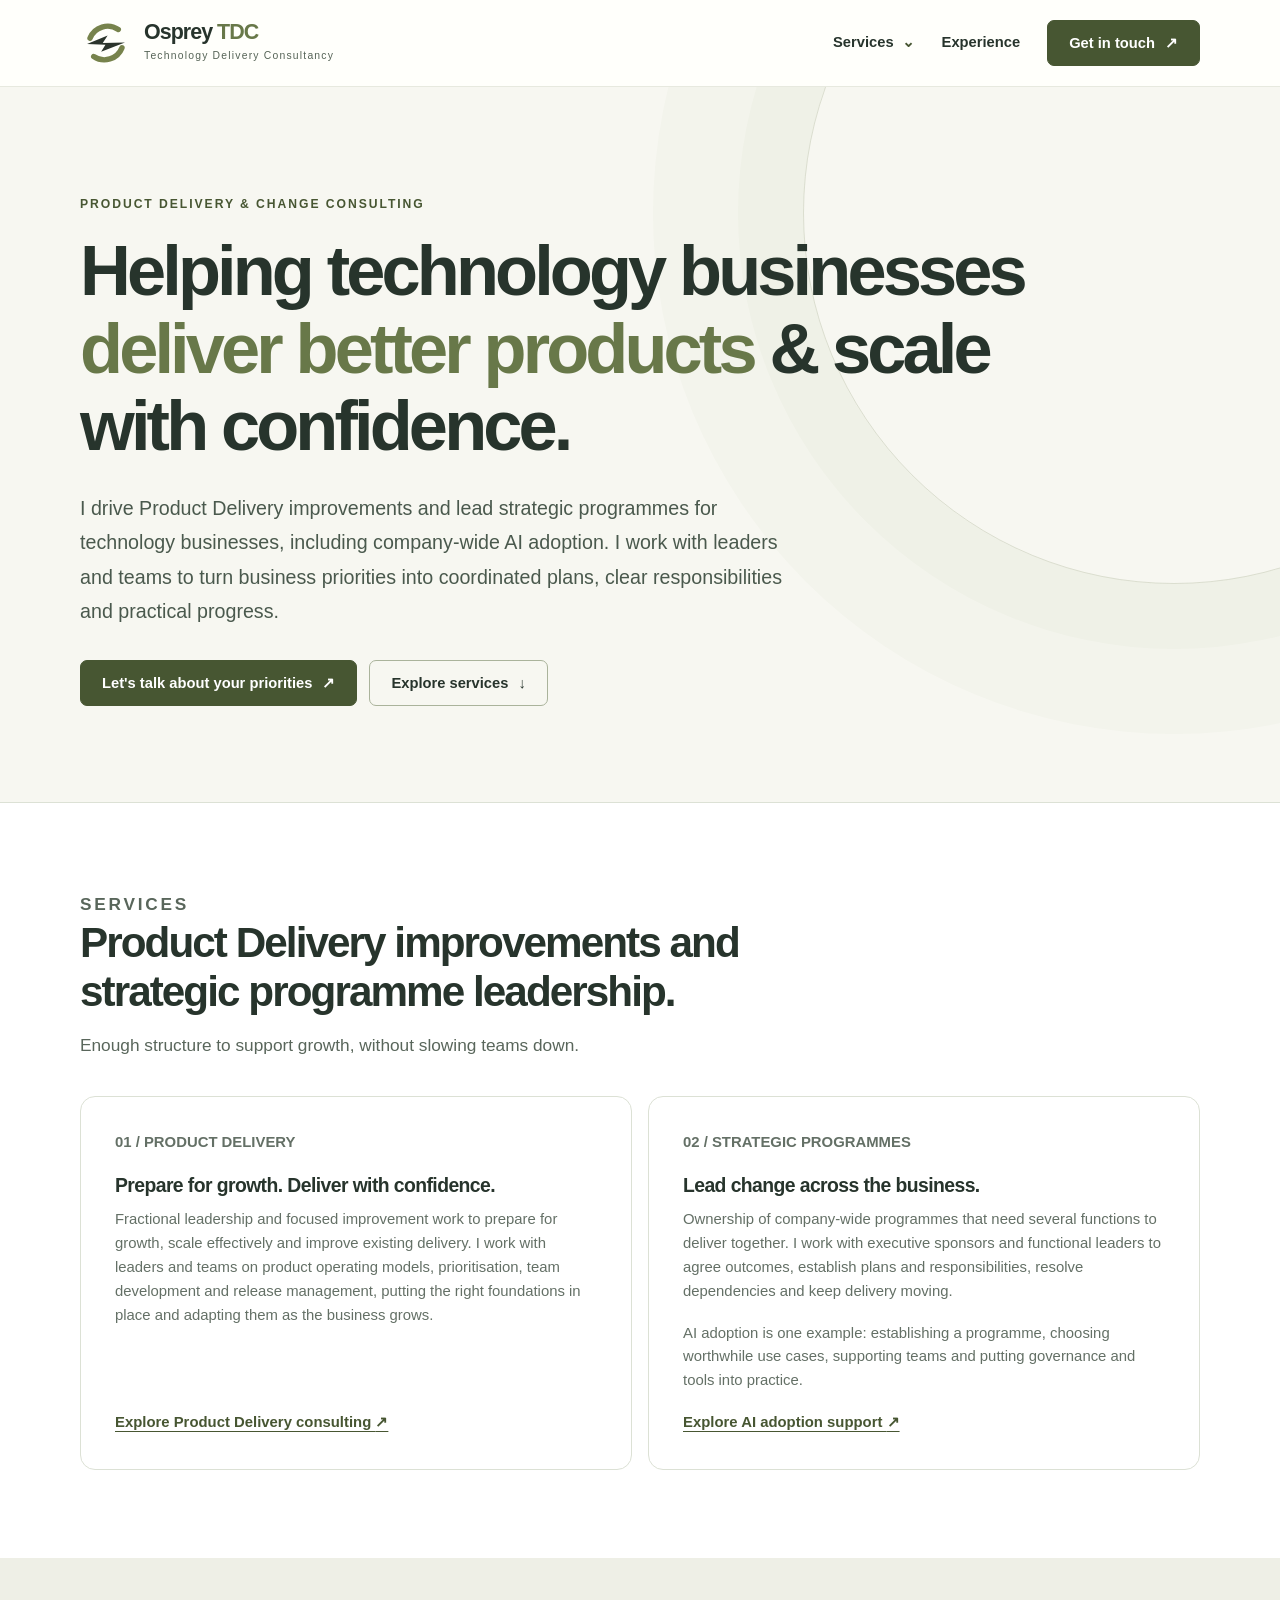
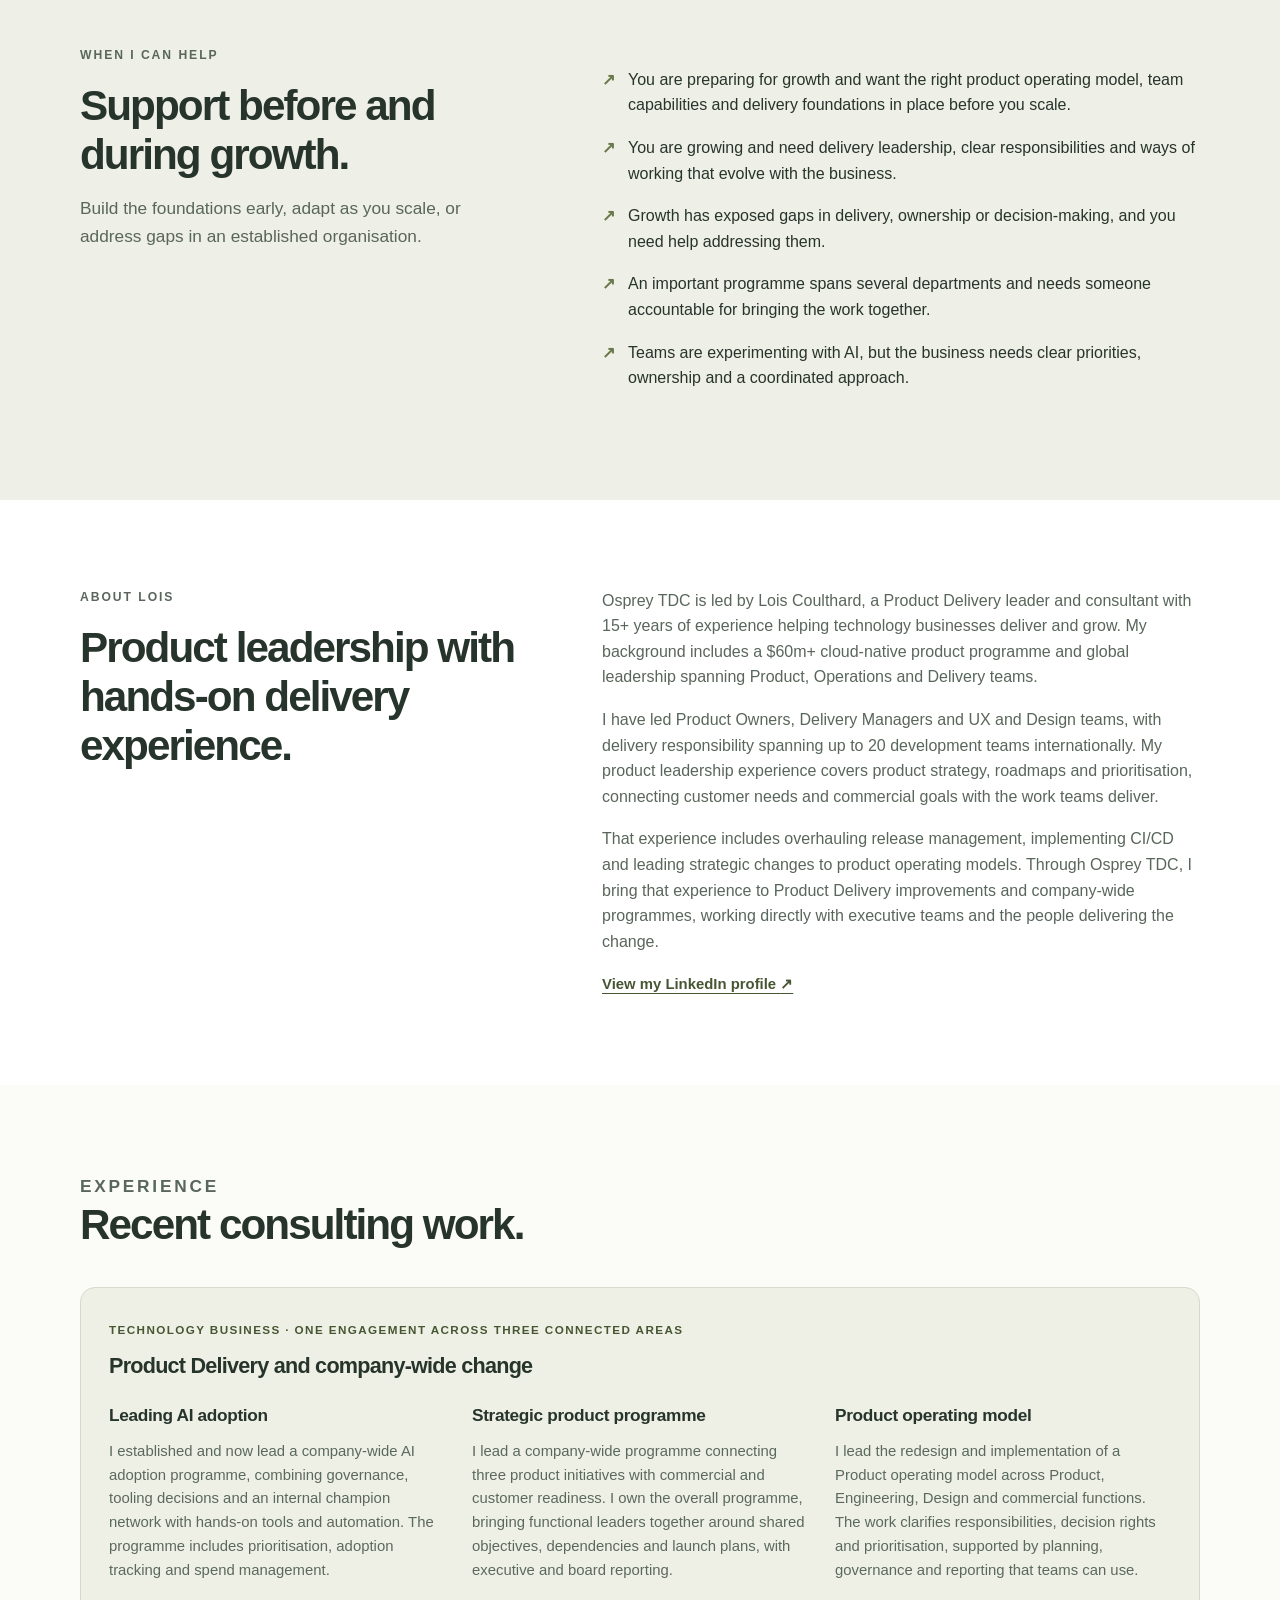
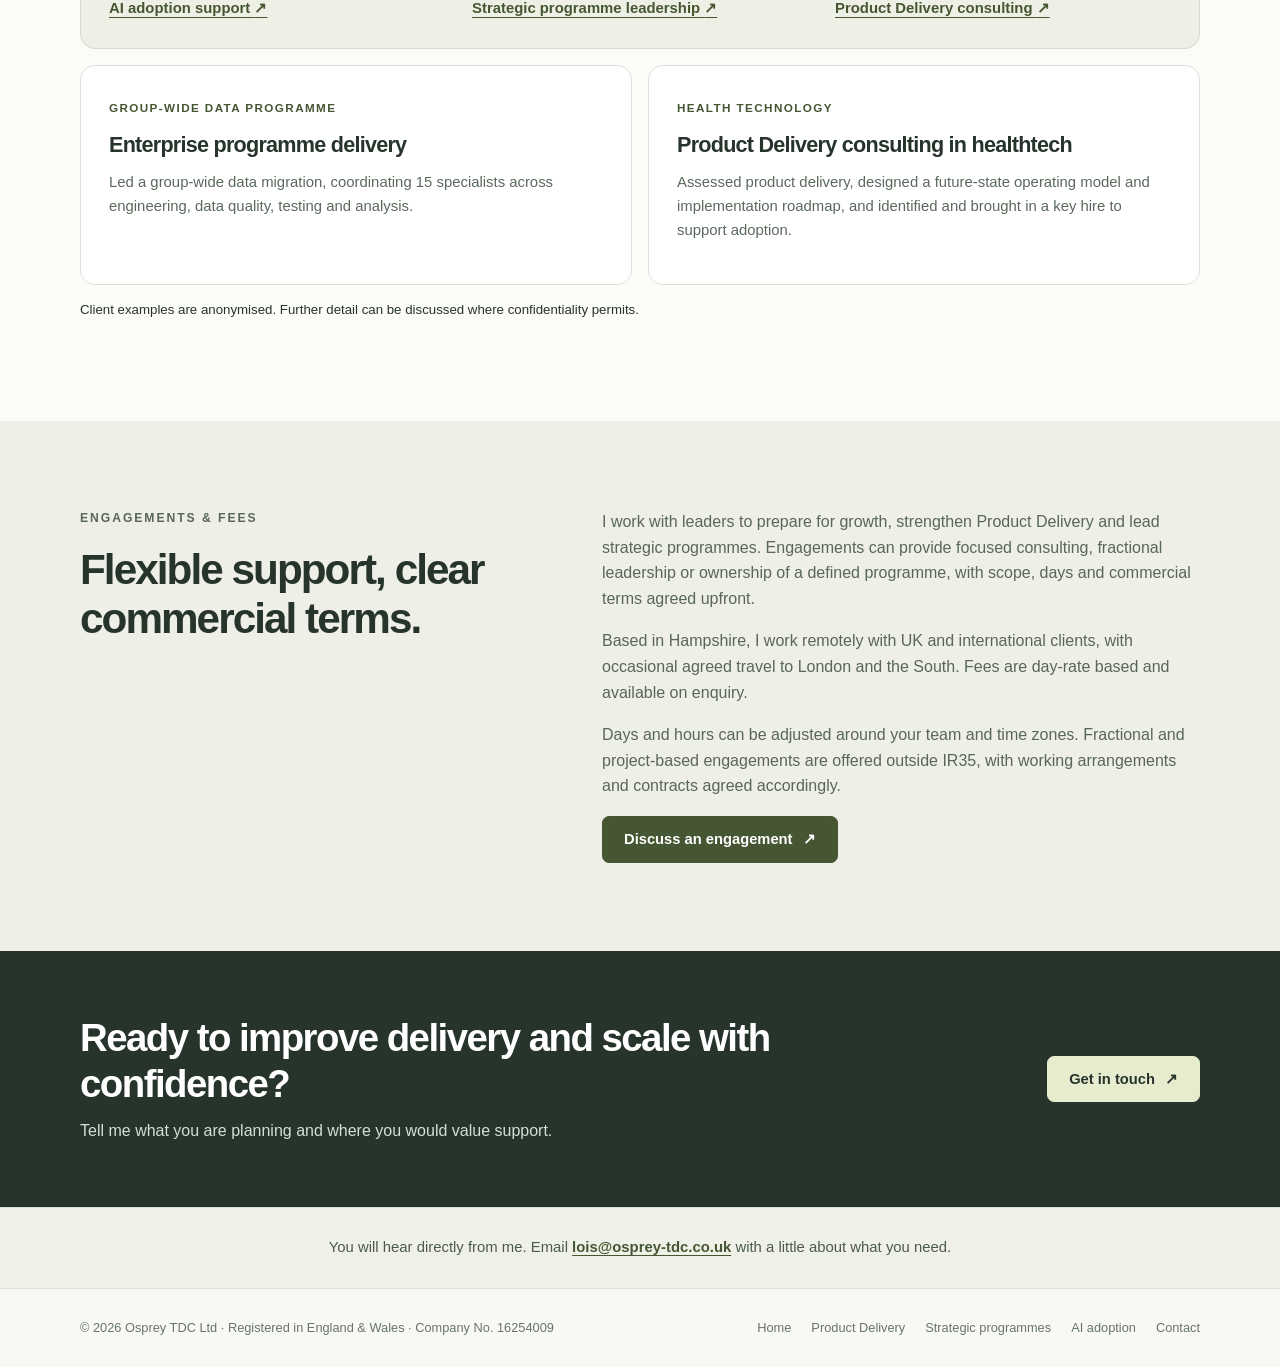
<file: index.html>
<!doctype html>
<html lang="en-GB">
<head>
<meta charset="utf-8">
<meta name="viewport" content="width=device-width, initial-scale=1">
<title>Product Delivery &amp; Change Consulting | Osprey TDC</title>
<meta name="description" content="Product Delivery improvements and strategic programme leadership, including AI adoption. Led by Lois Coulthard, based in Hampshire and working internationally.">
<meta name="theme-color" content="#f7f7f1">
<link rel="canonical" href="https://osprey-tdc.co.uk/">
<link rel="icon" type="image/svg+xml" href="favicon.svg">
<link rel="stylesheet" href="styles.css">
<meta property="og:type" content="website">
<meta property="og:site_name" content="Osprey TDC">
<meta property="og:title" content="Product Delivery &amp; Change Consulting | Osprey TDC">
<meta property="og:description" content="Product Delivery improvements and strategic programme leadership, including AI adoption. Led by Lois Coulthard, based in Hampshire and working internationally.">
<meta property="og:url" content="https://osprey-tdc.co.uk/">
<meta name="twitter:card" content="summary">
<meta name="twitter:title" content="Product Delivery &amp; Change Consulting | Osprey TDC">
<meta name="twitter:description" content="Product Delivery improvements and strategic programme leadership, including AI adoption. Led by Lois Coulthard, based in Hampshire and working internationally.">
<script type="application/ld+json">{"@context": "https://schema.org", "@type": "Organization", "name": "Osprey TDC Ltd", "legalName": "Osprey TDC Ltd", "url": "https://osprey-tdc.co.uk/", "email": "lois@osprey-tdc.co.uk", "description": "Independent Product Delivery and change consultancy providing fractional leadership, operating model improvements and strategic programme leadership, including AI adoption.", "identifier": {"@type": "PropertyValue", "propertyID": "UK Companies House", "value": "16254009"}, "founder": {"@type": "Person", "name": "Lois Coulthard", "sameAs": "https://www.linkedin.com/in/misslc/"}, "areaServed": "Worldwide", "location": {"@type": "Place", "address": {"@type": "PostalAddress", "addressRegion": "Hampshire", "addressCountry": "GB"}}}</script>
</head>
<body>
<a class="skip" href="#main">Skip to content</a>
<header class="header">
<div class="container head-inner">
<a class="brand" href="index.html" aria-label="Osprey TDC home">
<img src="logo-mark.svg" alt="" width="52" height="52">
<span>
<span class="brand-main">Osprey <em>TDC</em>
</span>
<span class="brand-sub">Technology Delivery Consultancy</span>
</span>
</a>
<nav class="nav" aria-label="Main navigation">
<details class="service-menu">
<summary>Services</summary>
<div class="service-menu-links">
<a href="product-delivery.html">Product Delivery</a>
<a href="index.html#programmes">Strategic programmes</a>
<a href="ai.html">AI adoption</a>
</div>
</details>
<a href="index.html#experience">Experience</a>
<a class="btn" href="contact.html">Get in touch <span aria-hidden="true">↗</span>
</a>
</nav>
</div>
</header>
<main id="main">
<section class="hero">
<div class="container">
<p class="eyebrow">Product Delivery &amp; Change Consulting</p>
<h1>Helping technology businesses <span>deliver better products</span> &amp; scale with confidence.</h1>
<p class="hero-desc">I drive Product Delivery improvements and lead strategic programmes for technology businesses, including company-wide AI adoption. I work with leaders and teams to turn business priorities into coordinated plans, clear responsibilities and practical progress.</p>
<div class="actions">
<a class="btn" href="contact.html">Let&#x27;s talk about your priorities <span aria-hidden="true">↗</span>
</a>
<a class="btn secondary" href="#services">Explore services <span aria-hidden="true">↓</span>
</a>
</div>
</div>
</section>
<section class="section " id="services">
<div class="container">
<div class="section-heading">
<p class="eyebrow">Services</p>
<h2>Product Delivery improvements and strategic programme leadership.</h2>
<p>Enough structure to support growth, without slowing teams down.</p>
</div>
<div class="services services-two">
<article class="service">
<p class="number">01 / PRODUCT DELIVERY</p>
<h3>Prepare for growth. Deliver with confidence.</h3>
<p>Fractional leadership and focused improvement work to prepare for growth, scale effectively and improve existing delivery. I work with leaders and teams on product operating models, prioritisation, team development and release management, putting the right foundations in place and adapting them as the business grows.</p>
<a class="text-link" href="product-delivery.html">Explore Product Delivery consulting <span aria-hidden="true">↗</span>
</a>
</article>
<article class="service" id="programmes">
<p class="number">02 / STRATEGIC PROGRAMMES</p>
<h3>Lead change across the business.</h3>
<p>Ownership of company-wide programmes that need several functions to deliver together. I work with executive sponsors and functional leaders to agree outcomes, establish plans and responsibilities, resolve dependencies and keep delivery moving.</p>
<p>AI adoption is one example: establishing a programme, choosing worthwhile use cases, supporting teams and putting governance and tools into practice.</p>
<a class="text-link" href="ai.html">Explore AI adoption support <span aria-hidden="true">↗</span>
</a>
</article>
</div>
</div>
</section>
<section class="section olive-wash">
<div class="container">
<div class="split">
<div>
<p class="eyebrow">When I can help</p>
<h2>Support before and during growth.</h2>
<p class="lede">Build the foundations early, adapt as you scale, or address gaps in an established organisation.</p>
</div>
<div>
<ul class="checks">
<li>You are preparing for growth and want the right product operating model, team capabilities and delivery foundations in place before you scale.</li>
<li>You are growing and need delivery leadership, clear responsibilities and ways of working that evolve with the business.</li>
<li>Growth has exposed gaps in delivery, ownership or decision-making, and you need help addressing them.</li>
<li>An important programme spans several departments and needs someone accountable for bringing the work together.</li>
<li>Teams are experimenting with AI, but the business needs clear priorities, ownership and a coordinated approach.</li>
</ul>
</div>
</div>
</div>
</section>
<section class="section " id="about">
<div class="container">
<div class="split about">
<div>
<p class="eyebrow">About Lois</p>
<h2>Product leadership with hands-on delivery experience.</h2>
</div>
<div>
<p>Osprey TDC is led by Lois Coulthard, a Product Delivery leader and consultant with 15+ years of experience helping technology businesses deliver and grow. My background includes a $60m+ cloud-native product programme and global leadership spanning Product, Operations and Delivery teams.</p>
<p>I have led Product Owners, Delivery Managers and UX and Design teams, with delivery responsibility spanning up to 20 development teams internationally. My product leadership experience covers product strategy, roadmaps and prioritisation, connecting customer needs and commercial goals with the work teams deliver.</p>
<p>That experience includes overhauling release management, implementing CI/CD and leading strategic changes to product operating models. Through Osprey TDC, I bring that experience to Product Delivery improvements and company-wide programmes, working directly with executive teams and the people delivering the change.</p>
<a class="text-link" href="https://www.linkedin.com/in/misslc/">View my LinkedIn profile <span aria-hidden="true">↗</span>
</a>
</div>
</div>
</div>
</section>
<section class="section light" id="experience">
<div class="container">
<div class="section-heading">
<p class="eyebrow">Experience</p>
<h2>Recent consulting work.</h2>
</div>
<div class="work revised-work">
<article class="work-card feature">
<span class="meta">Technology business · One engagement across three connected areas</span>
<h3>Product Delivery and company-wide change</h3>
<div class="engagement-examples">
<div>
<h4>Leading AI adoption</h4>
<p>I established and now lead a company-wide AI adoption programme, combining governance, tooling decisions and an internal champion network with hands-on tools and automation. The programme includes prioritisation, adoption tracking and spend management.</p>
<a class="text-link" href="ai.html">AI adoption support <span aria-hidden="true">↗</span>
</a>
</div>
<div>
<h4>Strategic product programme</h4>
<p>I lead a company-wide programme connecting three product initiatives with commercial and customer readiness. I own the overall programme, bringing functional leaders together around shared objectives, dependencies and launch plans, with executive and board reporting.</p>
<a class="text-link" href="index.html#programmes">Strategic programme leadership <span aria-hidden="true">↗</span>
</a>
</div>
<div>
<h4>Product operating model</h4>
<p>I lead the redesign and implementation of a Product operating model across Product, Engineering, Design and commercial functions. The work clarifies responsibilities, decision rights and prioritisation, supported by planning, governance and reporting that teams can use.</p>
<a class="text-link" href="product-delivery.html">Product Delivery consulting <span aria-hidden="true">↗</span>
</a>
</div>
</div>
</article>
<article class="work-card">
<span class="meta">Group-wide data programme</span>
<h3>Enterprise programme delivery</h3>
<p>Led a group-wide data migration, coordinating 15 specialists across engineering, data quality, testing and analysis.</p>
</article>
<article class="work-card">
<span class="meta">Health technology</span>
<h3>Product Delivery consulting in healthtech</h3>
<p>Assessed product delivery, designed a future-state operating model and implementation roadmap, and identified and brought in a key hire to support adoption.</p>
</article>
</div>
<p class="small">Client examples are anonymised. Further detail can be discussed where confidentiality permits.</p>
</div>
</section>
<section class="section olive-wash" id="engagements">
<div class="container">
<div class="split">
<div>
<p class="eyebrow">Engagements &amp; fees</p>
<h2>Flexible support, clear commercial terms.</h2>
</div>
<div>
<p>I work with leaders to prepare for growth, strengthen Product Delivery and lead strategic programmes. Engagements can provide focused consulting, fractional leadership or ownership of a defined programme, with scope, days and commercial terms agreed upfront.</p>
<p>Based in Hampshire, I work remotely with UK and international clients, with occasional agreed travel to London and the South. Fees are day-rate based and available on enquiry.</p>
<p>Days and hours can be adjusted around your team and time zones. Fractional and project-based engagements are offered outside IR35, with working arrangements and contracts agreed accordingly.</p>
<a class="btn" href="contact.html">Discuss an engagement <span aria-hidden="true">↗</span>
</a>
</div>
</div>
</div>
</section>
<section class="cta">
<div class="container cta-inner">
<div>
<h2>Ready to improve delivery and scale with confidence?</h2>
<p>Tell me what you are planning and where you would value support.</p>
</div>
<a class="btn" href="contact.html">Get in touch <span aria-hidden="true">↗</span>
</a>
</div>
</section>
</main>
<aside class="human-note" aria-label="A note from Osprey TDC">
<div class="container">
<p>You will hear directly from me. Email <a href="mailto:lois@osprey-tdc.co.uk">lois@osprey-tdc.co.uk</a> with a little about what you need.</p>
</div>
</aside>
<footer class="footer">
<div class="container footer-inner">
<span>© 2026 Osprey TDC Ltd · Registered in England &amp; Wales · Company No. 16254009</span>
<nav class="footer-links" aria-label="Footer navigation">
<a href="index.html">Home</a>
<a href="product-delivery.html">Product Delivery</a>
<a href="index.html#programmes">Strategic programmes</a>
<a href="ai.html">AI adoption</a>
<a href="contact.html">Contact</a>
</nav>
</div>
</footer>
</body>
</html>
</file>
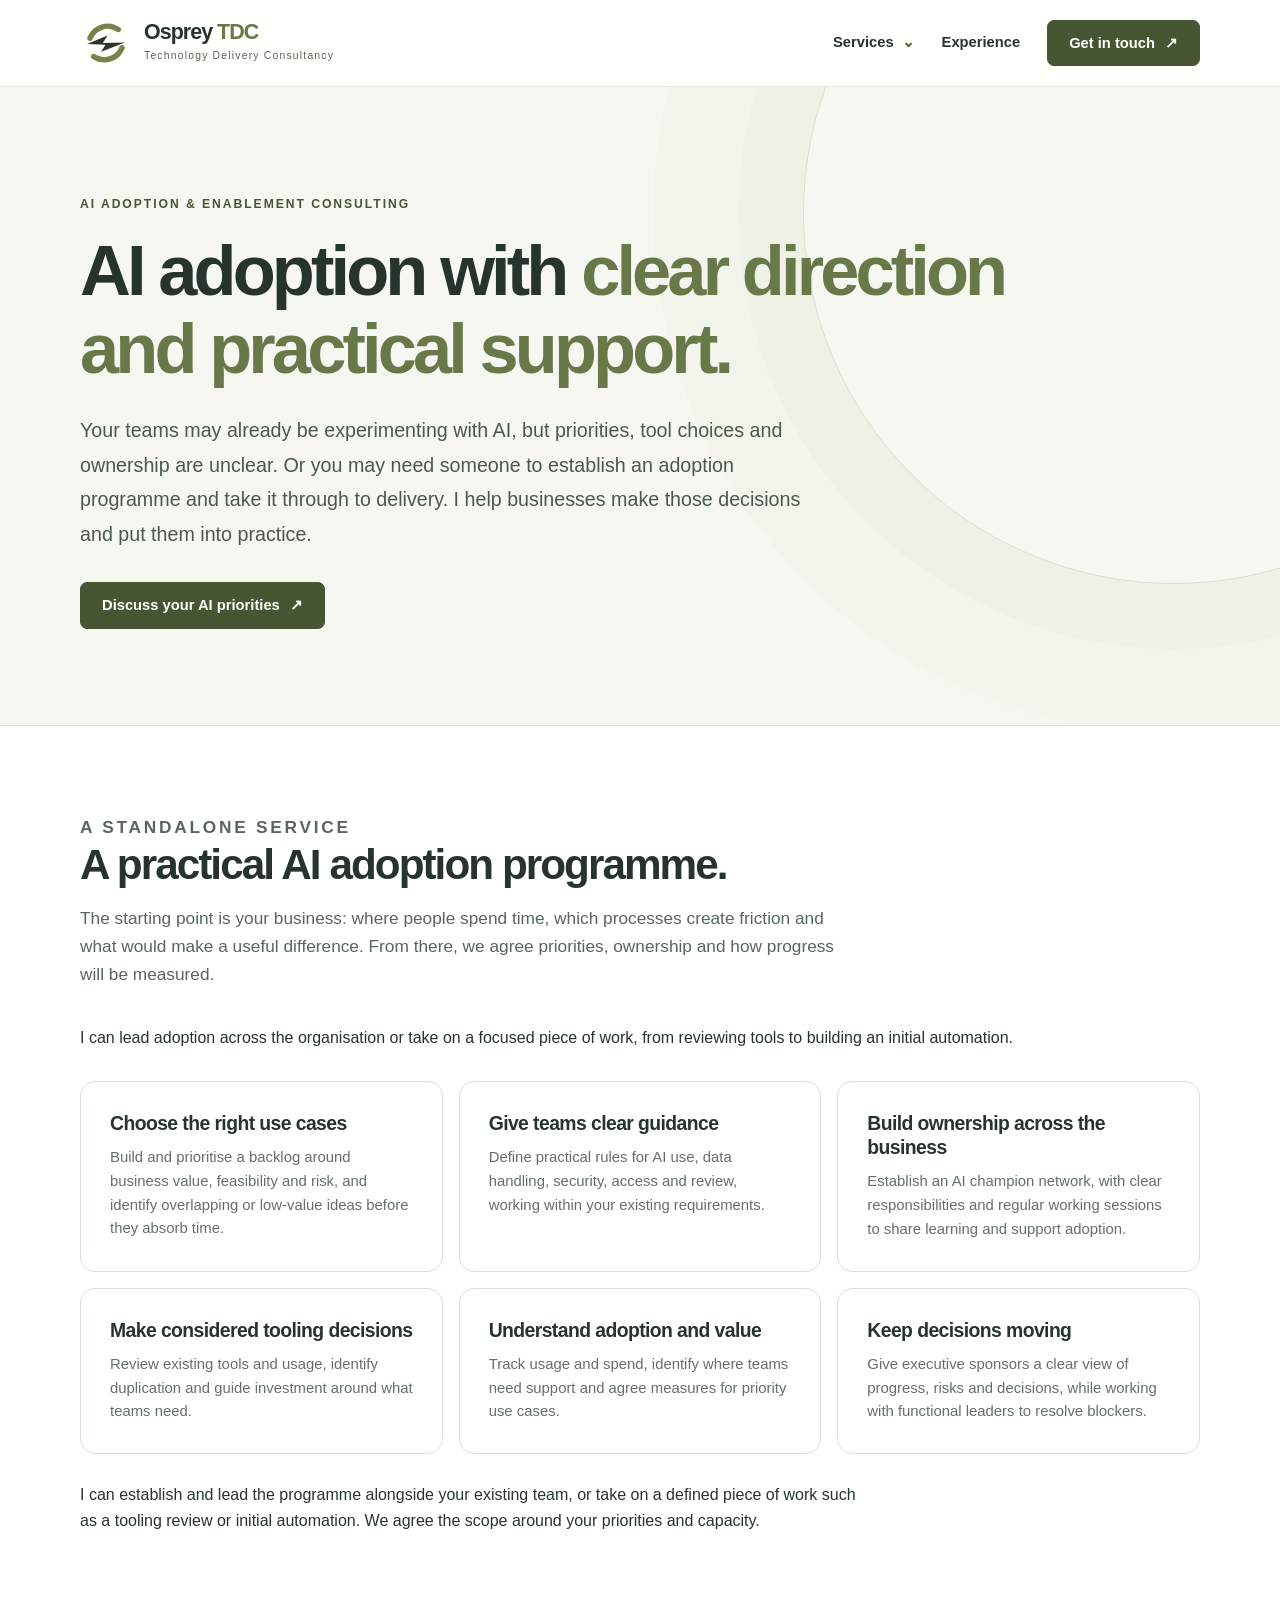
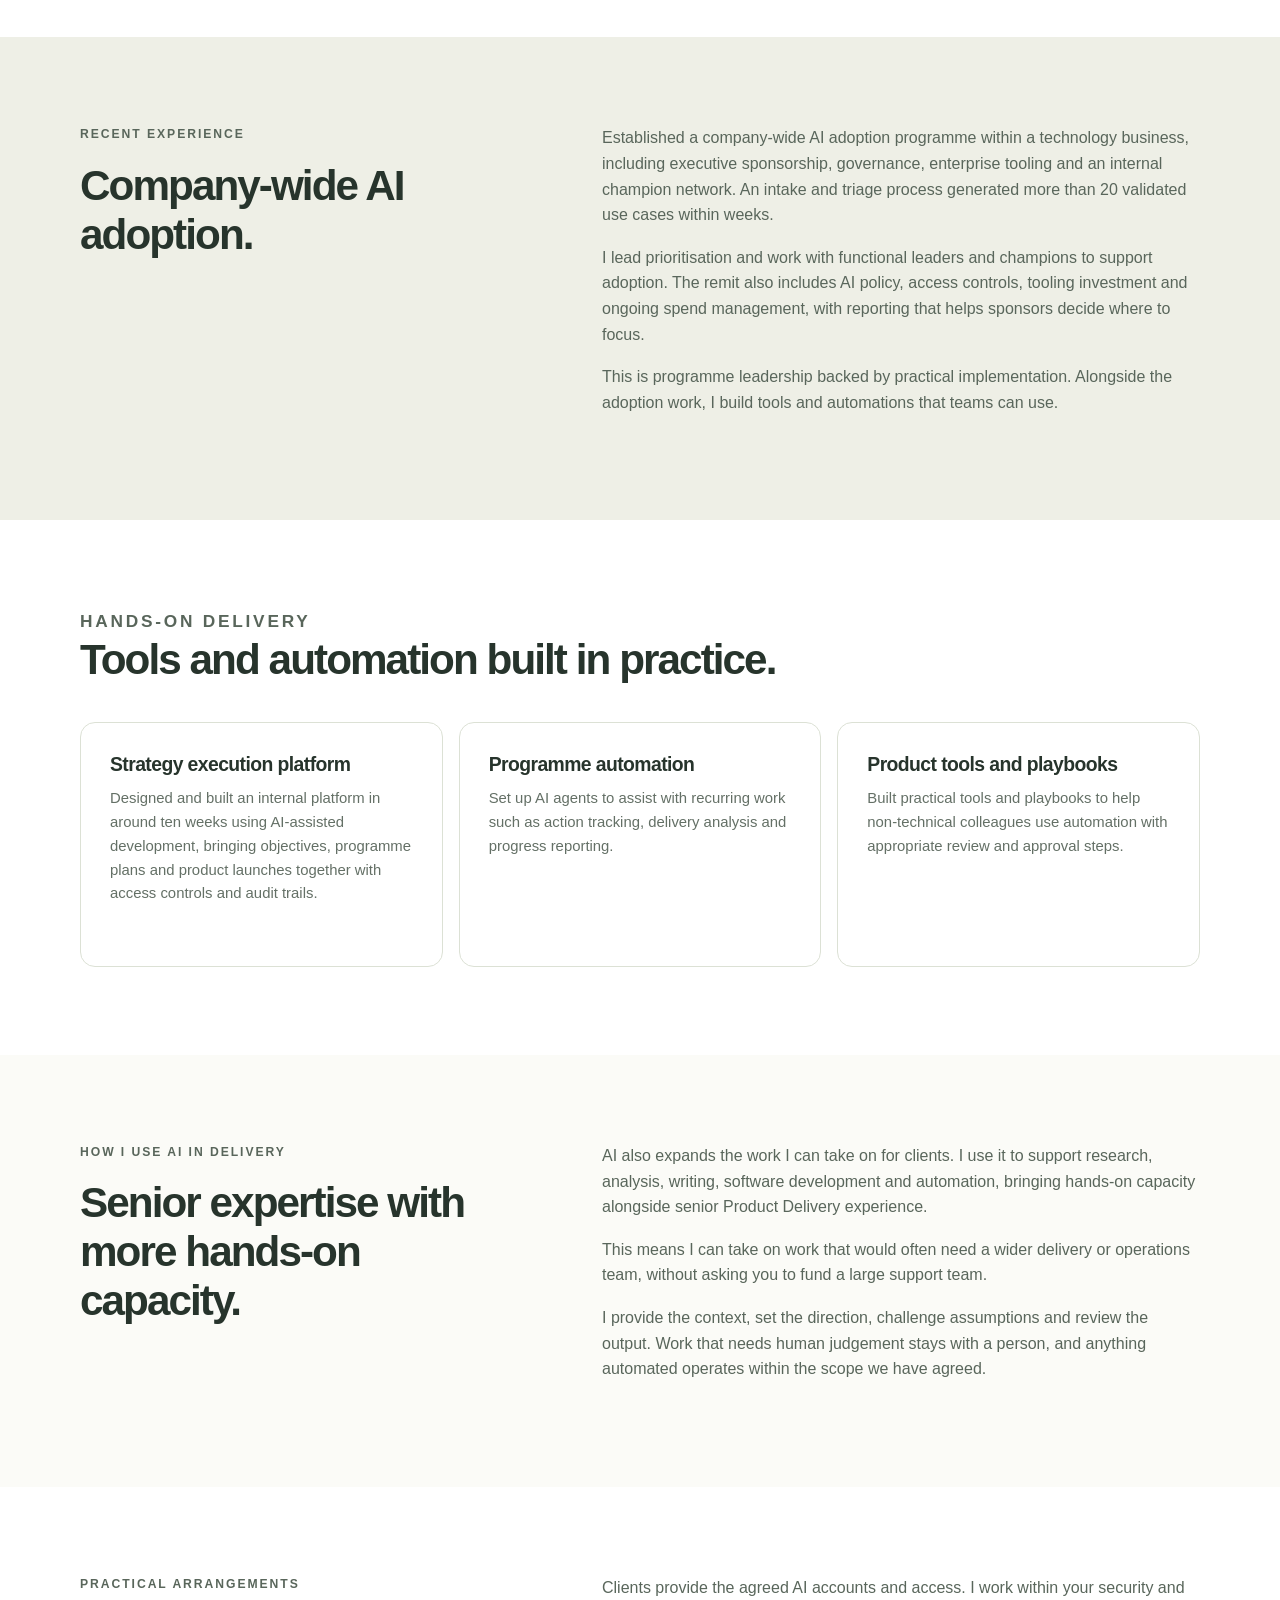
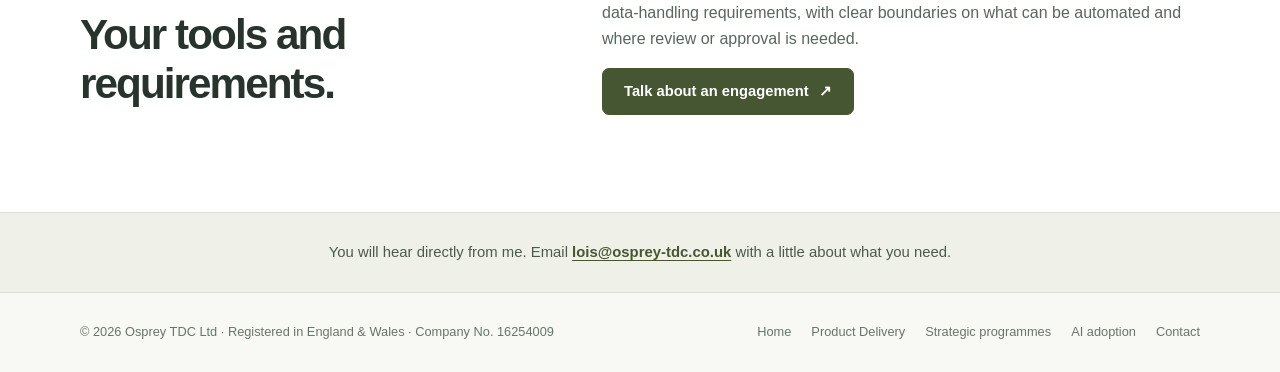
<file: ai.html>
<!doctype html>
<html lang="en-GB">
<head>
<meta charset="utf-8">
<meta name="viewport" content="width=device-width, initial-scale=1">
<title>AI Adoption &amp; Enablement Consulting | Osprey TDC</title>
<meta name="description" content="Practical AI adoption programmes covering use cases, governance, tools, champions and measurement. Experienced leadership with hands-on delivery support.">
<meta name="theme-color" content="#f7f7f1">
<link rel="canonical" href="https://osprey-tdc.co.uk/ai.html">
<link rel="icon" type="image/svg+xml" href="favicon.svg">
<link rel="stylesheet" href="styles.css">
<meta property="og:type" content="website">
<meta property="og:site_name" content="Osprey TDC">
<meta property="og:title" content="AI Adoption &amp; Enablement Consulting | Osprey TDC">
<meta property="og:description" content="Practical AI adoption programmes covering use cases, governance, tools, champions and measurement. Experienced leadership with hands-on delivery support.">
<meta property="og:url" content="https://osprey-tdc.co.uk/ai.html">
<meta name="twitter:card" content="summary">
<meta name="twitter:title" content="AI Adoption &amp; Enablement Consulting | Osprey TDC">
<meta name="twitter:description" content="Practical AI adoption programmes covering use cases, governance, tools, champions and measurement. Experienced leadership with hands-on delivery support.">
<script type="application/ld+json">{"@context": "https://schema.org", "@type": "Organization", "name": "Osprey TDC Ltd", "legalName": "Osprey TDC Ltd", "url": "https://osprey-tdc.co.uk/", "email": "lois@osprey-tdc.co.uk", "description": "Independent Product Delivery and change consultancy providing fractional leadership, operating model improvements and strategic programme leadership, including AI adoption.", "identifier": {"@type": "PropertyValue", "propertyID": "UK Companies House", "value": "16254009"}, "founder": {"@type": "Person", "name": "Lois Coulthard", "sameAs": "https://www.linkedin.com/in/misslc/"}, "areaServed": "Worldwide", "location": {"@type": "Place", "address": {"@type": "PostalAddress", "addressRegion": "Hampshire", "addressCountry": "GB"}}}</script>
</head>
<body>
<a class="skip" href="#main">Skip to content</a>
<header class="header">
<div class="container head-inner">
<a class="brand" href="index.html" aria-label="Osprey TDC home">
<img src="logo-mark.svg" alt="" width="52" height="52">
<span>
<span class="brand-main">Osprey <em>TDC</em>
</span>
<span class="brand-sub">Technology Delivery Consultancy</span>
</span>
</a>
<nav class="nav" aria-label="Main navigation">
<details class="service-menu">
<summary>Services</summary>
<div class="service-menu-links">
<a href="product-delivery.html">Product Delivery</a>
<a href="index.html#programmes">Strategic programmes</a>
<a href="ai.html" aria-current="page">AI adoption</a>
</div>
</details>
<a href="index.html#experience">Experience</a>
<a class="btn" href="contact.html">Get in touch <span aria-hidden="true">↗</span>
</a>
</nav>
</div>
</header>
<main id="main">
<section class="hero">
<div class="container">
<p class="eyebrow">AI adoption &amp; enablement consulting</p>
<h1>AI adoption with <span>clear direction and practical support.</span>
</h1>
<p class="hero-desc">Your teams may already be experimenting with AI, but priorities, tool choices and ownership are unclear. Or you may need someone to establish an adoption programme and take it through to delivery. I help businesses make those decisions and put them into practice.</p>
<div class="actions">
<a class="btn" href="contact.html">Discuss your AI priorities <span aria-hidden="true">↗</span>
</a>
</div>
</div>
</section>
<section class="section ">
<div class="container">
<div class="section-heading">
<p class="eyebrow">A standalone service</p>
<h2>A practical AI adoption programme.</h2>
<p>The starting point is your business: where people spend time, which processes create friction and what would make a useful difference. From there, we agree priorities, ownership and how progress will be measured.</p>
</div>
<p>I can lead adoption across the organisation or take on a focused piece of work, from reviewing tools to building an initial automation.</p>
<div class="services service-list">
<article class="service">
<h3>Choose the right use cases</h3>
<p>Build and prioritise a backlog around business value, feasibility and risk, and identify overlapping or low-value ideas before they absorb time.</p>
</article>
<article class="service">
<h3>Give teams clear guidance</h3>
<p>Define practical rules for AI use, data handling, security, access and review, working within your existing requirements.</p>
</article>
<article class="service">
<h3>Build ownership across the business</h3>
<p>Establish an AI champion network, with clear responsibilities and regular working sessions to share learning and support adoption.</p>
</article>
<article class="service">
<h3>Make considered tooling decisions</h3>
<p>Review existing tools and usage, identify duplication and guide investment around what teams need.</p>
</article>
<article class="service">
<h3>Understand adoption and value</h3>
<p>Track usage and spend, identify where teams need support and agree measures for priority use cases.</p>
</article>
<article class="service">
<h3>Keep decisions moving</h3>
<p>Give executive sponsors a clear view of progress, risks and decisions, while working with functional leaders to resolve blockers.</p>
</article>
</div>
<p class="after-grid">I can establish and lead the programme alongside your existing team, or take on a defined piece of work such as a tooling review or initial automation. We agree the scope around your priorities and capacity.</p>
</div>
</section>
<section class="section olive-wash">
<div class="container">
<div class="split">
<div>
<p class="eyebrow">Recent experience</p>
<h2>Company-wide AI adoption.</h2>
</div>
<div>
<p>Established a company-wide AI adoption programme within a technology business, including executive sponsorship, governance, enterprise tooling and an internal champion network. An intake and triage process generated more than 20 validated use cases within weeks.</p>
<p>I lead prioritisation and work with functional leaders and champions to support adoption. The remit also includes AI policy, access controls, tooling investment and ongoing spend management, with reporting that helps sponsors decide where to focus.</p>
<p>This is programme leadership backed by practical implementation. Alongside the adoption work, I build tools and automations that teams can use.</p>
</div>
</div>
</div>
</section>
<section class="section ">
<div class="container">
<div class="section-heading">
<p class="eyebrow">Hands-on delivery</p>
<h2>Tools and automation built in practice.</h2>
</div>
<div class="services">
<article class="service">
<h3>Strategy execution platform</h3>
<p>Designed and built an internal platform in around ten weeks using AI-assisted development, bringing objectives, programme plans and product launches together with access controls and audit trails.</p>
</article>
<article class="service">
<h3>Programme automation</h3>
<p>Set up AI agents to assist with recurring work such as action tracking, delivery analysis and progress reporting.</p>
</article>
<article class="service">
<h3>Product tools and playbooks</h3>
<p>Built practical tools and playbooks to help non-technical colleagues use automation with appropriate review and approval steps.</p>
</article>
</div>
</div>
</section>
<section class="section light">
<div class="container">
<div class="split">
<div>
<p class="eyebrow">How I use AI in delivery</p>
<h2>Senior expertise with more hands-on capacity.</h2>
</div>
<div>
<p>AI also expands the work I can take on for clients. I use it to support research, analysis, writing, software development and automation, bringing hands-on capacity alongside senior Product Delivery experience.</p>
<p>This means I can take on work that would often need a wider delivery or operations team, without asking you to fund a large support team.</p>
<p>I provide the context, set the direction, challenge assumptions and review the output. Work that needs human judgement stays with a person, and anything automated operates within the scope we have agreed.</p>
</div>
</div>
</div>
</section>
<section class="section ">
<div class="container">
<div class="split">
<div>
<p class="eyebrow">Practical arrangements</p>
<h2>Your tools and requirements.</h2>
</div>
<div>
<p>Clients provide the agreed AI accounts and access. I work within your security and data-handling requirements, with clear boundaries on what can be automated and where review or approval is needed.</p>
<a class="btn" href="contact.html">Talk about an engagement <span aria-hidden="true">↗</span>
</a>
</div>
</div>
</div>
</section>
</main>
<aside class="human-note" aria-label="A note from Osprey TDC">
<div class="container">
<p>You will hear directly from me. Email <a href="mailto:lois@osprey-tdc.co.uk">lois@osprey-tdc.co.uk</a> with a little about what you need.</p>
</div>
</aside>
<footer class="footer">
<div class="container footer-inner">
<span>© 2026 Osprey TDC Ltd · Registered in England &amp; Wales · Company No. 16254009</span>
<nav class="footer-links" aria-label="Footer navigation">
<a href="index.html">Home</a>
<a href="product-delivery.html">Product Delivery</a>
<a href="index.html#programmes">Strategic programmes</a>
<a href="ai.html">AI adoption</a>
<a href="contact.html">Contact</a>
</nav>
</div>
</footer>
</body>
</html>
</file>
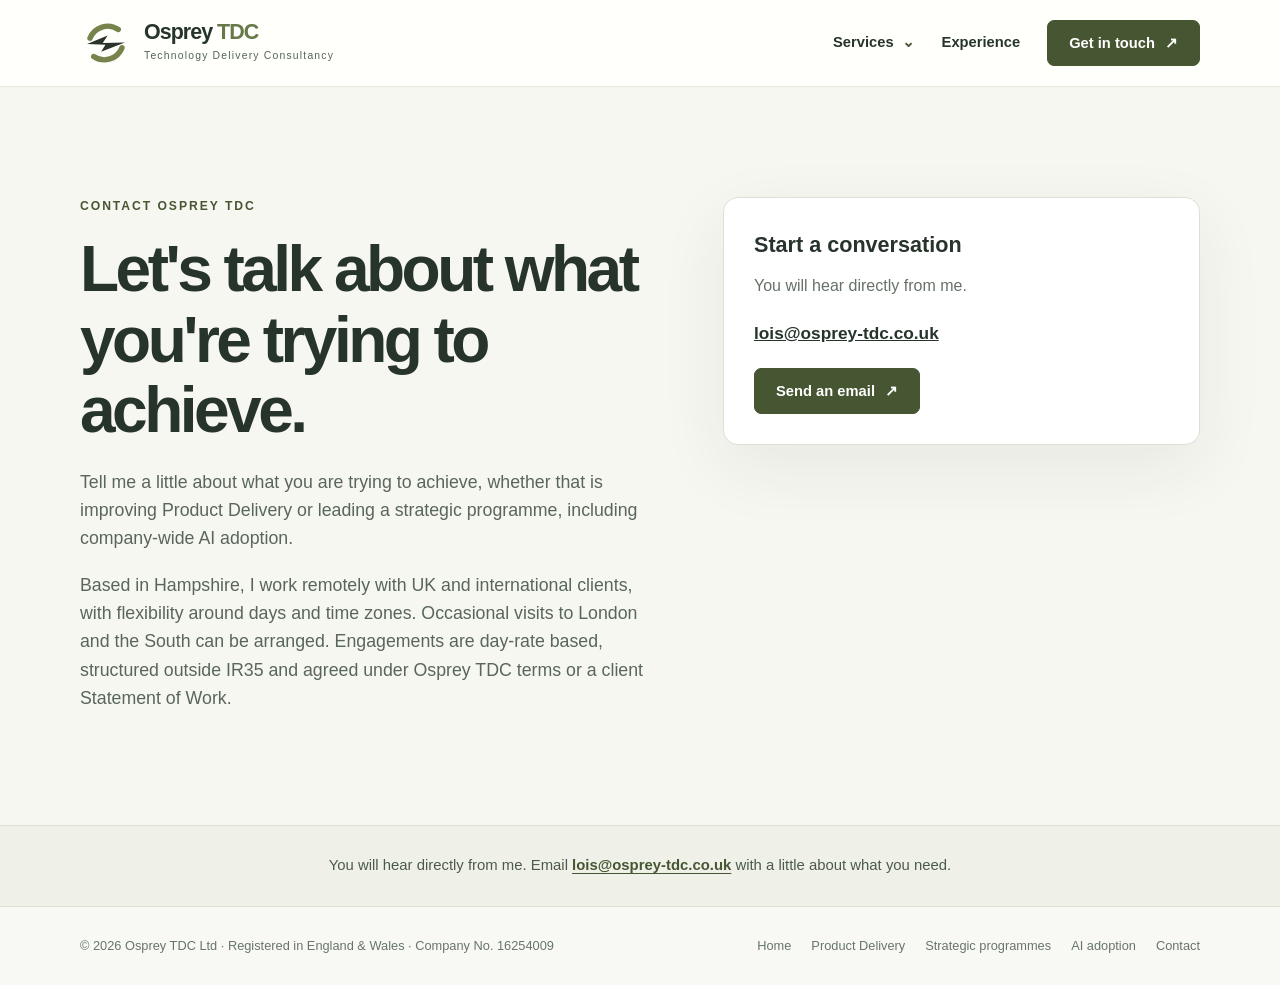
<file: contact.html>
<!doctype html>
<html lang="en-GB">
<head>
<meta charset="utf-8">
<meta name="viewport" content="width=device-width, initial-scale=1">
<title>Contact Osprey TDC | Product Delivery &amp; Change Consulting</title>
<meta name="description" content="Discuss Product Delivery improvements, fractional leadership or a strategic programme, including AI adoption. Hampshire based, working remotely internationally.">
<meta name="theme-color" content="#f7f7f1">
<link rel="canonical" href="https://osprey-tdc.co.uk/contact.html">
<link rel="icon" type="image/svg+xml" href="favicon.svg">
<link rel="stylesheet" href="styles.css">
<meta property="og:type" content="website">
<meta property="og:site_name" content="Osprey TDC">
<meta property="og:title" content="Contact Osprey TDC | Product Delivery &amp; Change Consulting">
<meta property="og:description" content="Discuss Product Delivery improvements, fractional leadership or a strategic programme, including AI adoption. Hampshire based, working remotely internationally.">
<meta property="og:url" content="https://osprey-tdc.co.uk/contact.html">
<meta name="twitter:card" content="summary">
<meta name="twitter:title" content="Contact Osprey TDC | Product Delivery &amp; Change Consulting">
<meta name="twitter:description" content="Discuss Product Delivery improvements, fractional leadership or a strategic programme, including AI adoption. Hampshire based, working remotely internationally.">
<script type="application/ld+json">{"@context": "https://schema.org", "@type": "Organization", "name": "Osprey TDC Ltd", "legalName": "Osprey TDC Ltd", "url": "https://osprey-tdc.co.uk/", "email": "lois@osprey-tdc.co.uk", "description": "Independent Product Delivery and change consultancy providing fractional leadership, operating model improvements and strategic programme leadership, including AI adoption.", "identifier": {"@type": "PropertyValue", "propertyID": "UK Companies House", "value": "16254009"}, "founder": {"@type": "Person", "name": "Lois Coulthard", "sameAs": "https://www.linkedin.com/in/misslc/"}, "areaServed": "Worldwide", "location": {"@type": "Place", "address": {"@type": "PostalAddress", "addressRegion": "Hampshire", "addressCountry": "GB"}}}</script>
</head>
<body>
<a class="skip" href="#main">Skip to content</a>
<header class="header">
<div class="container head-inner">
<a class="brand" href="index.html" aria-label="Osprey TDC home">
<img src="logo-mark.svg" alt="" width="52" height="52">
<span>
<span class="brand-main">Osprey <em>TDC</em>
</span>
<span class="brand-sub">Technology Delivery Consultancy</span>
</span>
</a>
<nav class="nav" aria-label="Main navigation">
<details class="service-menu">
<summary>Services</summary>
<div class="service-menu-links">
<a href="product-delivery.html">Product Delivery</a>
<a href="index.html#programmes">Strategic programmes</a>
<a href="ai.html">AI adoption</a>
</div>
</details>
<a href="index.html#experience">Experience</a>
<a class="btn" href="contact.html">Get in touch <span aria-hidden="true">↗</span>
</a>
</nav>
</div>
</header>
<main id="main">
<section class="contact-hero">
<div class="container contact-grid">
<div class="contact-copy">
<p class="eyebrow">Contact Osprey TDC</p>
<h1>Let's talk about what you're trying to achieve.</h1>
<p>Tell me a little about what you are trying to achieve, whether that is improving Product Delivery or leading a strategic programme, including company-wide AI adoption.</p>
<p>Based in Hampshire, I work remotely with UK and international clients, with flexibility around days and time zones. Occasional visits to London and the South can be arranged. Engagements are day-rate based, structured outside IR35 and agreed under Osprey TDC terms or a client Statement of Work.</p>
</div>
<div class="email-block">
<h2>Start a conversation</h2>
<p>You will hear directly from me.</p>
<a class="email" href="mailto:lois@osprey-tdc.co.uk">lois@osprey-tdc.co.uk</a>
<a class="btn" href="mailto:lois@osprey-tdc.co.uk?subject=Osprey%20TDC%20Consulting%20Enquiry">Send an email <span aria-hidden="true">↗</span>
</a>
</div>
</div>
</section>
</main>
<aside class="human-note" aria-label="A note from Osprey TDC">
<div class="container">
<p>You will hear directly from me. Email <a href="mailto:lois@osprey-tdc.co.uk">lois@osprey-tdc.co.uk</a> with a little about what you need.</p>
</div>
</aside>
<footer class="footer">
<div class="container footer-inner">
<span>© 2026 Osprey TDC Ltd · Registered in England &amp; Wales · Company No. 16254009</span>
<nav class="footer-links" aria-label="Footer navigation">
<a href="index.html">Home</a>
<a href="product-delivery.html">Product Delivery</a>
<a href="index.html#programmes">Strategic programmes</a>
<a href="ai.html">AI adoption</a>
<a href="contact.html">Contact</a>
</nav>
</div>
</footer>
</body>
</html>
</file>
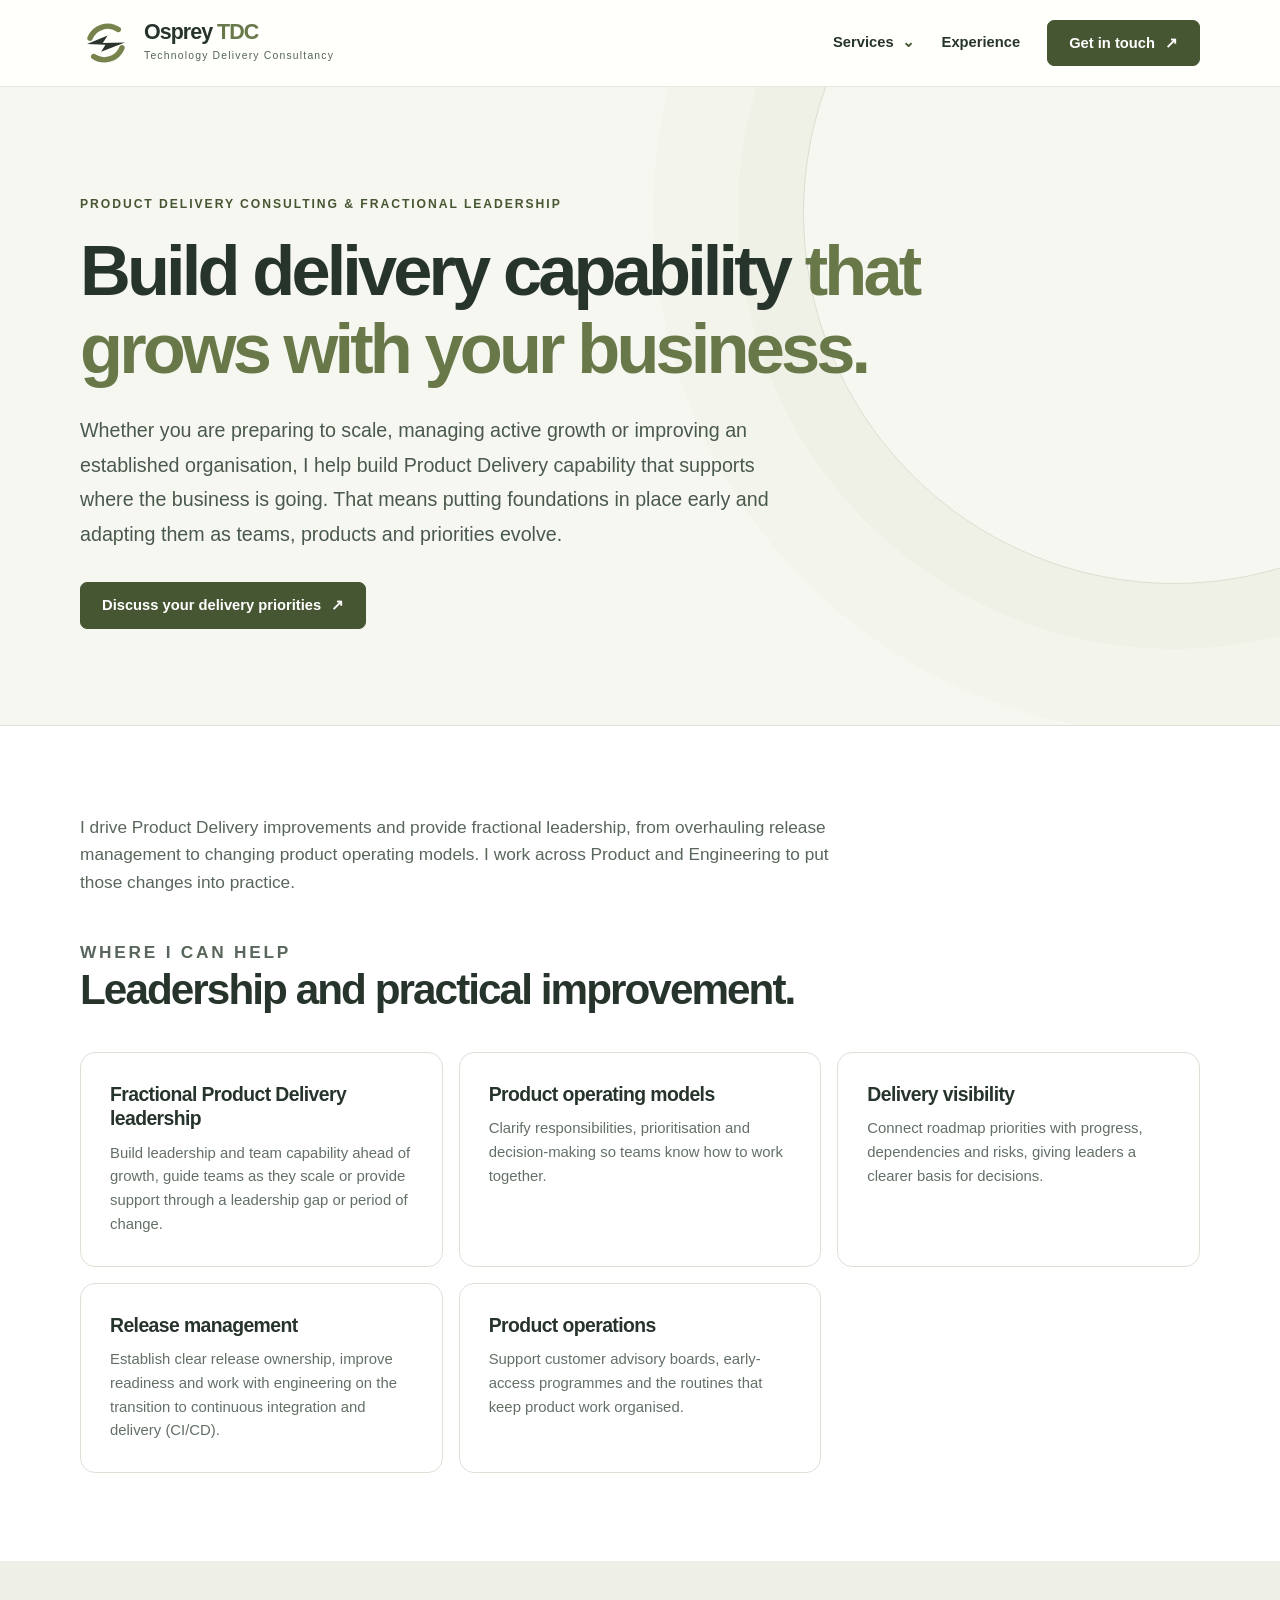
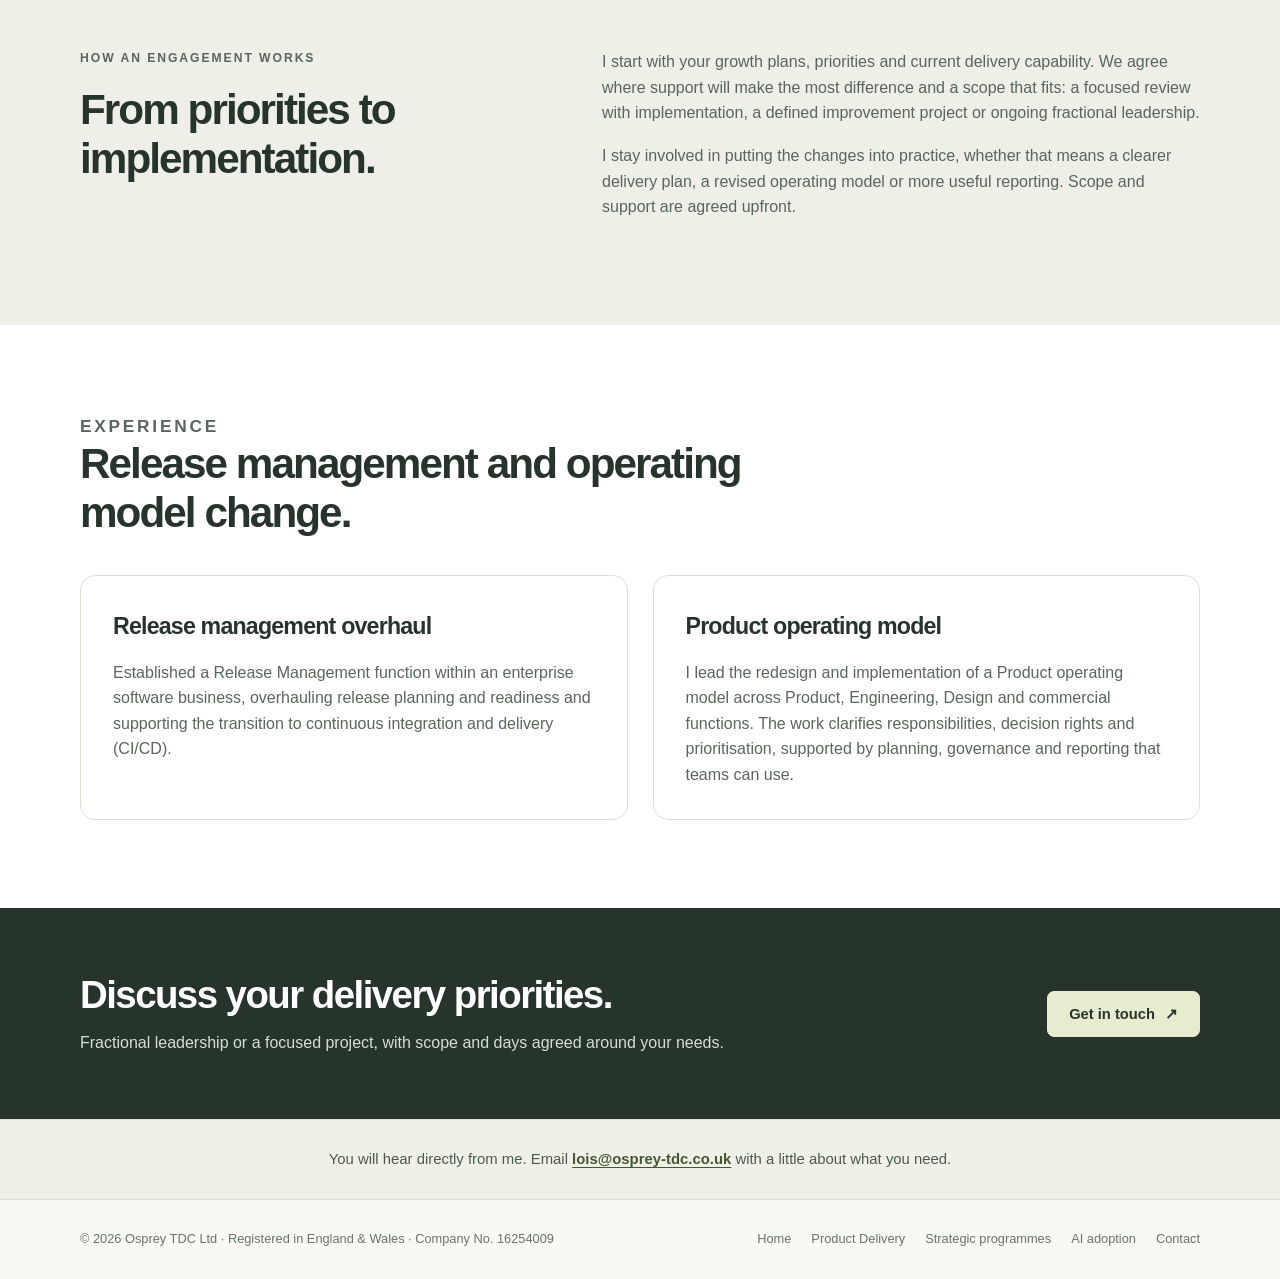
<file: product-delivery.html>
<!doctype html>
<html lang="en-GB">
<head>
<meta charset="utf-8">
<meta name="viewport" content="width=device-width, initial-scale=1">
<title>Product Delivery Consulting &amp; Fractional Leadership | Osprey TDC</title>
<meta name="description" content="Product Delivery consulting and fractional leadership for technology businesses. Improve product operating models, prioritisation and release management.">
<meta name="theme-color" content="#f7f7f1">
<link rel="canonical" href="https://osprey-tdc.co.uk/product-delivery.html">
<link rel="icon" type="image/svg+xml" href="favicon.svg">
<link rel="stylesheet" href="styles.css">
<meta property="og:type" content="website">
<meta property="og:site_name" content="Osprey TDC">
<meta property="og:title" content="Product Delivery Consulting &amp; Fractional Leadership | Osprey TDC">
<meta property="og:description" content="Product Delivery consulting and fractional leadership for technology businesses. Improve product operating models, prioritisation and release management.">
<meta property="og:url" content="https://osprey-tdc.co.uk/product-delivery.html">
<meta name="twitter:card" content="summary">
<meta name="twitter:title" content="Product Delivery Consulting &amp; Fractional Leadership | Osprey TDC">
<meta name="twitter:description" content="Product Delivery consulting and fractional leadership for technology businesses. Improve product operating models, prioritisation and release management.">
<script type="application/ld+json">{"@context": "https://schema.org", "@type": "Organization", "name": "Osprey TDC Ltd", "legalName": "Osprey TDC Ltd", "url": "https://osprey-tdc.co.uk/", "email": "lois@osprey-tdc.co.uk", "description": "Independent Product Delivery and change consultancy providing fractional leadership, operating model improvements and strategic programme leadership, including AI adoption.", "identifier": {"@type": "PropertyValue", "propertyID": "UK Companies House", "value": "16254009"}, "founder": {"@type": "Person", "name": "Lois Coulthard", "sameAs": "https://www.linkedin.com/in/misslc/"}, "areaServed": "Worldwide", "location": {"@type": "Place", "address": {"@type": "PostalAddress", "addressRegion": "Hampshire", "addressCountry": "GB"}}}</script>
</head>
<body>
<a class="skip" href="#main">Skip to content</a>
<header class="header">
<div class="container head-inner">
<a class="brand" href="index.html" aria-label="Osprey TDC home">
<img src="logo-mark.svg" alt="" width="52" height="52">
<span>
<span class="brand-main">Osprey <em>TDC</em>
</span>
<span class="brand-sub">Technology Delivery Consultancy</span>
</span>
</a>
<nav class="nav" aria-label="Main navigation">
<details class="service-menu">
<summary>Services</summary>
<div class="service-menu-links">
<a href="product-delivery.html" aria-current="page">Product Delivery</a>
<a href="index.html#programmes">Strategic programmes</a>
<a href="ai.html">AI adoption</a>
</div>
</details>
<a href="index.html#experience">Experience</a>
<a class="btn" href="contact.html">Get in touch <span aria-hidden="true">↗</span>
</a>
</nav>
</div>
</header>
<main id="main">
<section class="hero">
<div class="container">
<p class="eyebrow">Product Delivery consulting &amp; fractional leadership</p>
<h1>Build delivery capability <span>that grows with your business.</span>
</h1>
<p class="hero-desc">Whether you are preparing to scale, managing active growth or improving an established organisation, I help build Product Delivery capability that supports where the business is going. That means putting foundations in place early and adapting them as teams, products and priorities evolve.</p>
<div class="actions">
<a class="btn" href="contact.html">Discuss your delivery priorities <span aria-hidden="true">↗</span>
</a>
</div>
</div>
</section>
<section class="section ">
<div class="container">
<p class="lede">I drive Product Delivery improvements and provide fractional leadership, from overhauling release management to changing product operating models. I work across Product and Engineering to put those changes into practice.</p>
<div class="section-heading">
<p class="eyebrow">Where I can help</p>
<h2>Leadership and practical improvement.</h2>
</div>
<div class="services service-list">
<article class="service">
<h3>Fractional Product Delivery leadership</h3>
<p>Build leadership and team capability ahead of growth, guide teams as they scale or provide support through a leadership gap or period of change.</p>
</article>
<article class="service">
<h3>Product operating models</h3>
<p>Clarify responsibilities, prioritisation and decision-making so teams know how to work together.</p>
</article>
<article class="service">
<h3>Delivery visibility</h3>
<p>Connect roadmap priorities with progress, dependencies and risks, giving leaders a clearer basis for decisions.</p>
</article>
<article class="service">
<h3>Release management</h3>
<p>Establish clear release ownership, improve readiness and work with engineering on the transition to continuous integration and delivery (CI/CD).</p>
</article>
<article class="service">
<h3>Product operations</h3>
<p>Support customer advisory boards, early-access programmes and the routines that keep product work organised.</p>
</article>
</div>
</div>
</section>
<section class="section olive-wash">
<div class="container">
<div class="split">
<div>
<p class="eyebrow">How an engagement works</p>
<h2>From priorities to implementation.</h2>
</div>
<div>
<p>I start with your growth plans, priorities and current delivery capability. We agree where support will make the most difference and a scope that fits: a focused review with implementation, a defined improvement project or ongoing fractional leadership.</p>
<p>I stay involved in putting the changes into practice, whether that means a clearer delivery plan, a revised operating model or more useful reporting. Scope and support are agreed upfront.</p>
</div>
</div>
</div>
</section>
<section class="section ">
<div class="container">
<div class="section-heading">
<p class="eyebrow">Experience</p>
<h2>Release management and operating model change.</h2>
</div>
<div class="credentials">
<article class="panel">
<h3>Release management overhaul</h3>
<p>Established a Release Management function within an enterprise software business, overhauling release planning and readiness and supporting the transition to continuous integration and delivery (CI/CD).</p>
</article>
<article class="panel">
<h3>Product operating model</h3>
<p>I lead the redesign and implementation of a Product operating model across Product, Engineering, Design and commercial functions. The work clarifies responsibilities, decision rights and prioritisation, supported by planning, governance and reporting that teams can use.</p>
</article>
</div>
</div>
</section>
<section class="cta">
<div class="container cta-inner">
<div>
<h2>Discuss your delivery priorities.</h2>
<p>Fractional leadership or a focused project, with scope and days agreed around your needs.</p>
</div>
<a class="btn" href="contact.html">Get in touch <span aria-hidden="true">↗</span>
</a>
</div>
</section>
</main>
<aside class="human-note" aria-label="A note from Osprey TDC">
<div class="container">
<p>You will hear directly from me. Email <a href="mailto:lois@osprey-tdc.co.uk">lois@osprey-tdc.co.uk</a> with a little about what you need.</p>
</div>
</aside>
<footer class="footer">
<div class="container footer-inner">
<span>© 2026 Osprey TDC Ltd · Registered in England &amp; Wales · Company No. 16254009</span>
<nav class="footer-links" aria-label="Footer navigation">
<a href="index.html">Home</a>
<a href="product-delivery.html">Product Delivery</a>
<a href="index.html#programmes">Strategic programmes</a>
<a href="ai.html">AI adoption</a>
<a href="contact.html">Contact</a>
</nav>
</div>
</footer>
</body>
</html>
</file>
<file: styles.css>
:root{--ink:#27342c;--ink2:#3b473e;--olive:#687849;--olive-dark:#475632;--cream:#f7f7f1;--cream2:#eeefe6;--paper:#fff;--line:#dce1d5;--muted:#657267;--radius:15px;--max:1120px;--shadow:0 22px 70px rgba(32,49,32,.07)}
*{box-sizing:border-box}html{scroll-behavior:smooth}body{margin:0;background:var(--paper);color:var(--ink);font-family:Inter,ui-sans-serif,-apple-system,BlinkMacSystemFont,"Segoe UI",sans-serif;line-height:1.6;-webkit-font-smoothing:antialiased}a{color:inherit}a:focus-visible,button:focus-visible{outline:3px solid var(--olive);outline-offset:4px} .container{width:min(calc(100% - 44px),var(--max));margin-inline:auto}.skip{position:absolute;top:-100px;left:16px;padding:10px;background:white;z-index:100}.skip:focus{top:10px}.eyebrow{text-transform:uppercase;font-size:.76rem;letter-spacing:.16em;font-weight:750;color:var(--olive-dark);margin:0 0 18px}.header{position:sticky;top:0;z-index:10;background:rgba(255,255,251,.95);backdrop-filter:blur(13px);border-bottom:1px solid #e7e9df}.head-inner{height:86px;display:flex;align-items:center;justify-content:space-between;gap:24px}.brand{display:inline-flex;align-items:center;gap:12px;text-decoration:none;white-space:nowrap}.brand img{width:52px;height:52px}.brand-main{display:block;font-size:1.34rem;letter-spacing:-.045em;font-weight:790;line-height:1.05}.brand-main em{font-style:normal;color:var(--olive)}.brand-sub{display:block;margin-top:4px;font-size:.65rem;letter-spacing:.115em;color:#566457}.nav{display:flex;align-items:center;gap:27px}.nav a{font-size:.92rem;text-decoration:none;font-weight:630}.nav a:not(.btn):hover{color:var(--olive)}.nav a[aria-current=page]:not(.btn){color:var(--olive-dark)}.btn{display:inline-flex;justify-content:center;align-items:center;gap:10px;background:var(--olive-dark);color:white!important;padding:12px 21px;border:1px solid var(--olive-dark);border-radius:7px;font-weight:710;font-size:.92rem;text-decoration:none;line-height:1.4;transition:background .2s,transform .2s}.btn:hover{background:var(--ink);transform:translateY(-1px)}.btn.secondary{background:transparent;color:var(--ink)!important;border-color:#aab39b}.btn.secondary:hover{background:#f1f3eb}.hero{position:relative;overflow:hidden;background:var(--cream);padding:108px 0 96px;border-bottom:1px solid var(--line)}.hero:after{content:"";position:absolute;right:-265px;top:-245px;height:740px;width:740px;border:1px solid rgba(104,120,73,.2);border-radius:50%;box-shadow:0 0 0 65px rgba(104,120,73,.025),0 0 0 150px rgba(104,120,73,.025);pointer-events:none}.hero .container{position:relative;z-index:1}.hero h1{font-size:clamp(2.65rem,5.5vw,5.1rem);line-height:1.1;letter-spacing:-.055em;max-width:950px;margin:0 0 26px;font-weight:760}.hero h1 span{color:var(--olive)}.hero-desc{font-size:clamp(1.05rem,1.65vw,1.23rem);max-width:730px;color:#4a594d;margin:0 0 31px;line-height:1.75}.actions{display:flex;flex-wrap:wrap;gap:12px}.proof{border-top:1px solid #dce1d5;margin-top:56px;padding-top:26px;display:grid;grid-template-columns:repeat(3,1fr);gap:28px;max-width:880px}.proof strong{font-size:1.55rem;line-height:1.2;display:block;letter-spacing:-.04em}.proof small{font-size:.84rem;color:var(--muted);display:block;margin-top:6px}.section{padding:88px 0}.section.light{background:#fbfbf7}.section.olive-wash{background:var(--cream2)}.section-heading{max-width:780px;margin-bottom:37px}.section-heading h2,.section h2{font-size:clamp(2.05rem,3.3vw,3.25rem);line-height:1.16;letter-spacing:-.046em;margin:0 0 15px}.section-heading p,.lede{font-size:1.08rem;color:#59665b;margin:0;max-width:790px}.services{display:grid;grid-template-columns:repeat(3,minmax(0,1fr));gap:16px}.service{border:1px solid var(--line);padding:29px;background:white;border-radius:var(--radius);min-height:245px}.number{display:block;color:var(--olive);font-size:.83rem;font-weight:750;margin-bottom:32px}.service h3{margin:0 0 11px;font-size:1.21rem;letter-spacing:-.03em;line-height:1.25}.service p{color:#647066;margin:0;font-size:.93rem}.split{display:grid;grid-template-columns:.85fr 1.15fr;gap:80px;align-items:start}.split p{color:#59665b;margin:0 0 17px}.checks{padding:0;margin:21px 0;list-style:none;display:grid;gap:17px}.checks li{padding-left:26px;position:relative}.checks li:before{content:'↗';position:absolute;left:0;color:var(--olive);font-weight:bold}.work{display:grid;grid-template-columns:1.3fr 1fr 1fr;gap:16px}.work-card{padding:28px;border:1px solid var(--line);border-radius:var(--radius);background:white}.work-card.feature{background:#eef0e5;border-color:#d5dbca}.work-card .meta{color:var(--olive-dark);text-transform:uppercase;letter-spacing:.12em;font-size:.73rem;font-weight:760}.work-card h3{font-size:1.35rem;letter-spacing:-.035em;line-height:1.25;margin:12px 0}.work-card p{font-size:.93rem;color:#5b695c;margin:0 0 14px}.work-card ul{padding-left:19px;color:#48574a;font-size:.9rem;margin:10px 0 0}.work-card li{margin:0 0 10px}.work-card .foot{font-size:.76rem;color:#647064;margin-top:14px}.credentials{display:grid;grid-template-columns:1fr 1fr;gap:25px;align-items:stretch}.credentials .panel{padding:32px;border-radius:var(--radius);border:1px solid var(--line);background:white}.credentials h3{margin:0 0 14px;font-size:1.45rem;letter-spacing:-.035em}.credentials p{margin:0;color:#5a675b}.credentials .fact{font-weight:760;color:var(--ink);margin-bottom:16px}.engagement{display:grid;grid-template-columns:1fr 1fr;gap:45px;align-items:center}.engagement p{color:#59675c}.terms{background:white;border:1px solid var(--line);border-radius:var(--radius);padding:15px 27px}.term{padding:19px 0;border-bottom:1px solid var(--line)}.term:last-child{border-bottom:0}.term strong{display:block;font-size:1rem}.term span{display:block;color:var(--muted);font-size:.92rem;margin-top:4px}.cta{background:var(--ink);color:white;padding:64px 0}.cta-inner{display:flex;align-items:center;justify-content:space-between;gap:25px}.cta h2{font-size:clamp(1.8rem,3vw,2.8rem);line-height:1.2;letter-spacing:-.04em;max-width:700px;margin:0}.cta p{color:#d4dfd5;margin:11px 0 0}.cta .btn{background:#e7eccf;color:var(--ink)!important;border-color:#e7eccf;white-space:nowrap}.footer{background:#f8f9f4;border-top:1px solid var(--line);padding:29px 0}.footer-inner{display:flex;justify-content:space-between;align-items:center;gap:20px;flex-wrap:wrap;color:#68756a;font-size:.8rem}.footer a{text-decoration:none}.footer a:hover{text-decoration:underline}.contact-hero{padding:110px 0 95px;background:var(--cream);min-height:65vh}.contact-hero h1{font-size:clamp(2.7rem,5vw,4.8rem);letter-spacing:-.055em;line-height:1.1;margin:0 0 22px}.contact-grid{display:grid;grid-template-columns:1.1fr .9fr;gap:60px;align-items:start}.contact-copy>p:not(.eyebrow){font-size:1.11rem;color:#59665b;max-width:600px}.email-block{background:white;border:1px solid var(--line);border-radius:var(--radius);padding:30px;box-shadow:var(--shadow)}.email-block h2{font-size:1.35rem;margin:0 0 10px}.email-block p{color:var(--muted);margin:0 0 22px}.email-block .email{display:block;word-break:break-word;font-weight:740;font-size:1.08rem;margin-bottom:20px;color:var(--ink)}.small{font-size:.83rem!important}.print-only{display:none}@media(max-width:800px){.head-inner{height:74px}.nav{gap:16px}.nav a{font-size:.83rem}.nav a[href="index.html#experience"]{display:none}.hero{padding:78px 0 72px}.proof{grid-template-columns:1fr 1fr}.services,.work{grid-template-columns:1fr 1fr}.work-card.feature{grid-column:span 2}.split{grid-template-columns:1fr;gap:27px}.engagement,.contact-grid{grid-template-columns:1fr;gap:27px}.cta-inner{align-items:start;flex-direction:column}.section{padding:64px 0}}@media(max-width:550px){.container{width:min(calc(100% - 32px),var(--max))}.brand{gap:7px}.brand img{width:42px;height:42px}.brand-main{font-size:1.1rem}.brand-sub{font-size:.48rem}.nav{gap:10px}.nav a[href="index.html#services"]{display:none}.nav a.btn{padding:9px 12px}.hero{padding:66px 0}.hero h1{font-size:2.65rem}.proof{grid-template-columns:1fr;gap:15px}.proof>div{border-bottom:1px solid #dce1d5;padding-bottom:12px}.services,.work,.credentials{grid-template-columns:1fr}.work-card.feature{grid-column:auto}.section{padding:55px 0}.service{min-height:auto}.cta{padding:49px 0}.contact-hero{padding:70px 0}.email-block{padding:22px}}@media(prefers-reduced-motion:reduce){html{scroll-behavior:auto}*,*:before,*:after{transition:none!important}}@media print{.header,.cta,.footer,.actions{display:none}.section{padding:20px 0}.hero{padding:25px 0}.service,.work-card{break-inside:avoid}}

/* AI capabilities page */
.ai-hero { padding-bottom: 85px; }
.ai-hero .hero-desc { max-width: 790px; }
.nav a[aria-current='page']:not(.btn) { color: var(--olive, #687843); font-weight: 700; }

/* Light-hearted note above the legal footer */
.human-note{background:#eff1e8;border-top:1px solid var(--line);padding:27px 0}
.human-note p{max-width:820px;margin:0 auto;text-align:center;color:#4c5a4c;font-size:.93rem;line-height:1.7}
.human-note strong{color:var(--ink)}
.human-note a{color:var(--olive-dark);text-underline-offset:3px;font-weight:650}
@media print{.human-note{display:none}}

/* Service navigation and the revised content structure */
.service-menu{position:relative}.service-menu summary{cursor:pointer;font-size:.92rem;font-weight:630;padding:10px 0;list-style:none}.service-menu summary::-webkit-details-marker{display:none}.service-menu summary:after{content:'⌄';margin-left:8px;color:var(--olive-dark)}.service-menu summary:focus-visible{outline:3px solid var(--olive);outline-offset:4px}.service-menu-links{position:absolute;top:100%;right:0;width:250px;padding:10px;background:var(--paper);border:1px solid var(--line);border-radius:10px;box-shadow:var(--shadow)}.service-menu-links a{display:block;padding:11px 13px;border-radius:5px}.service-menu-links a:hover{background:var(--cream)}.service-menu[open] summary{color:var(--olive-dark)}
section[id],article[id]{scroll-margin-top:110px}.services-two{grid-template-columns:repeat(2,minmax(0,1fr))}.services-two .service{padding:34px;display:flex;flex-direction:column;align-items:flex-start}.services-two .service p{margin-bottom:18px}.services-two .service .text-link{margin-top:auto}.text-link{display:inline-block;font-weight:650;font-size:.93rem;color:var(--olive-dark);text-decoration-thickness:1px;text-underline-offset:4px}.text-link:hover{text-decoration-thickness:2px}.revised-work{grid-template-columns:repeat(2,minmax(0,1fr))}.revised-work .feature{grid-column:1/-1}.engagement-examples{display:grid;grid-template-columns:repeat(3,minmax(0,1fr));gap:27px;margin-top:24px}.engagement-examples h4{font-size:1.08rem;line-height:1.35;margin:0 0 12px;letter-spacing:-.02em}.engagement-examples>div{display:flex;flex-direction:column;align-items:flex-start}.engagement-examples .text-link{margin-top:auto}.service-list{margin-top:30px}.service-list .service{min-height:0}.after-grid{max-width:790px;margin-top:28px}.footer-links{display:flex;flex-wrap:wrap;gap:12px 20px}.lede+.section-heading{margin-top:42px}.about p{max-width:760px}
@media(max-width:800px){.engagement-examples{grid-template-columns:1fr;gap:24px}.engagement-examples>div+div{border-top:1px solid var(--line);padding-top:24px}.service-menu summary{font-size:.88rem}.services-two .service{padding:27px}}
@media(max-width:550px){.services-two,.revised-work{grid-template-columns:1fr}.nav{gap:15px}.nav .service-menu-links a{display:block}.service-menu-links{width:240px}.head-inner{gap:12px}.section-heading h2,.section h2{overflow-wrap:break-word}.services-two .service{padding:25px}.service-menu summary{font-size:.85rem}.contact-hero h1{overflow-wrap:break-word}}
@media(max-width:420px){.head-inner{height:auto;min-height:74px;display:grid;grid-template-columns:1fr;padding-block:12px;gap:9px}.nav{width:100%;justify-content:space-between}.brand-sub{font-size:.55rem}.nav a[href="index.html#experience"]{display:block}.service-menu-links{right:auto;left:0}section[id],article[id]{scroll-margin-top:145px}}
@media(max-width:420px){.nav{gap:8px}.nav a,.service-menu summary{font-size:.78rem}.nav a.btn{white-space:nowrap;font-size:.78rem;padding:9px 10px;gap:6px}}
</file>
